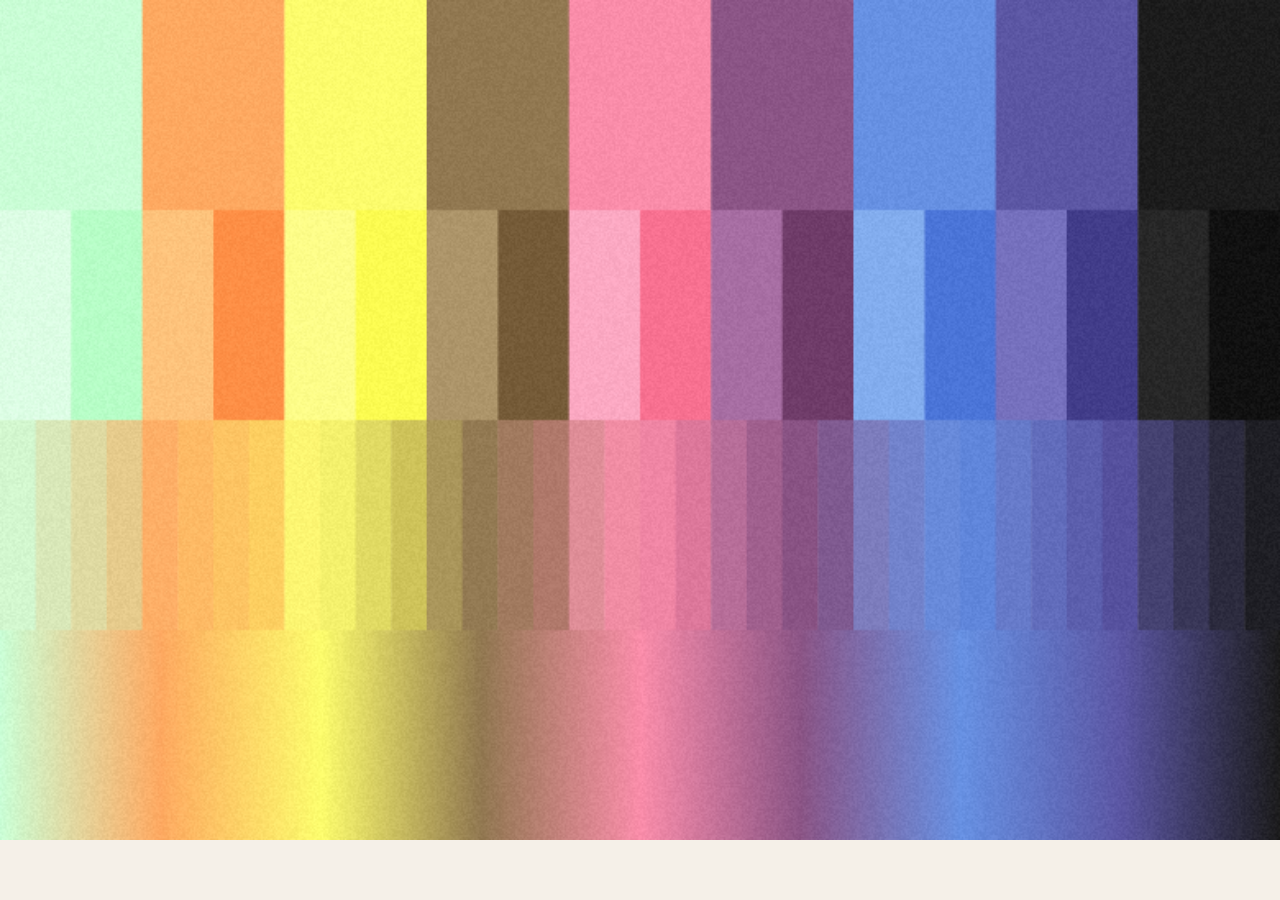
<file: halving_new_palette.html>
<!DOCTYPE html>
<html>
<body style="margin:0;padding:0;background:#f5f0e8;">
<canvas id="c" style="display:block;width:100%;"></canvas>
<script>
const canvas = document.getElementById('c');
const ctx = canvas.getContext('2d');
const W = 780, H = 512;
canvas.width = W;
canvas.height = H;

const baseColors = [
  '#CAFFD6',
  '#FFA961',
  '#FDFD6D',
  '#917851',
  '#FA8DAA',
  '#8B5586',
  '#6791E3',
  '#5C57A4',
  '#1C1C1C',
];

const totalCols = baseColors.length;
const rows = [1, 2, 4];
const rowH = 128;
const gradY = rowH * rows.length;
const gradH = rowH;

function hexToRgb(h) {
  return [parseInt(h.slice(1,3),16), parseInt(h.slice(3,5),16), parseInt(h.slice(5,7),16)];
}
function lerpRgb(a, b, t) {
  return a.map((v,i) => Math.round(v+(b[i]-v)*t));
}
function screenBlend(base, op) {
  return base.map(b => { const bb=b/255, s=1-(1-bb)*(1-bb); return Math.round((bb+(s-bb)*op)*255); });
}
function multiplyBlend(base, op) {
  return base.map(b => { const bb=b/255, m=bb*bb; return Math.round((bb+(m-bb)*op)*255); });
}
function gradientColorAt(x) {
  const t = x/W*(totalCols-1);
  const c1=Math.floor(t), c2=Math.min(c1+1,totalCols-1);
  return lerpRgb(hexToRgb(baseColors[c1]), hexToRgb(baseColors[c2]), t-c1);
}

const screenOp = 0.45, multOp = 0.45;

ctx.fillStyle = '#f5f0e8';
ctx.fillRect(0, 0, W, H);

rows.forEach((mult, ri) => {
  const numRects = totalCols * mult;
  const rectW = W / numRects;
  const y = ri * rowH;

  for (let i = 0; i < numRects; i++) {
    const colorIdx = Math.min(Math.floor(i / mult), totalCols - 1);
    const bc = hexToRgb(baseColors[colorIdx]);
    const posInColor = i % mult;
    const t = mult === 1 ? 0.5 : posInColor / (mult - 1);
    const light = screenBlend(bc, screenOp);
    const dark  = multiplyBlend(bc, multOp);

    let rgb;
    if (ri === 0) {
      rgb = bc;
    } else if (ri === 1) {
      rgb = lerpRgb(light, dark, t);
    } else {
      const rectCenterX = (i + 0.5) * rectW;
      const gradRgb = gradientColorAt(rectCenterX);
      const sweepRgb = lerpRgb(light, dark, t);
      rgb = lerpRgb(sweepRgb, gradRgb, 0.78);
    }

    ctx.fillStyle = `rgb(${rgb[0]},${rgb[1]},${rgb[2]})`;
    ctx.fillRect(i * rectW, y, rectW + 0.5, rowH);
  }
});

for (let x = 0; x < W; x++) {
  const rgb = gradientColorAt(x);
  ctx.fillStyle = `rgb(${rgb[0]},${rgb[1]},${rgb[2]})`;
  ctx.fillRect(x, gradY, 1, gradH);
}

const imageData = ctx.getImageData(0, 0, W, H);
const data = imageData.data;
for (let i = 0; i < data.length; i += 4) {
  const n = (Math.random() - 0.5) * 14;
  data[i]   = Math.max(0, Math.min(255, data[i]   + n));
  data[i+1] = Math.max(0, Math.min(255, data[i+1] + n));
  data[i+2] = Math.max(0, Math.min(255, data[i+2] + n));
}
ctx.putImageData(imageData, 0, 0);
</script>
</body>
</html>
</file>
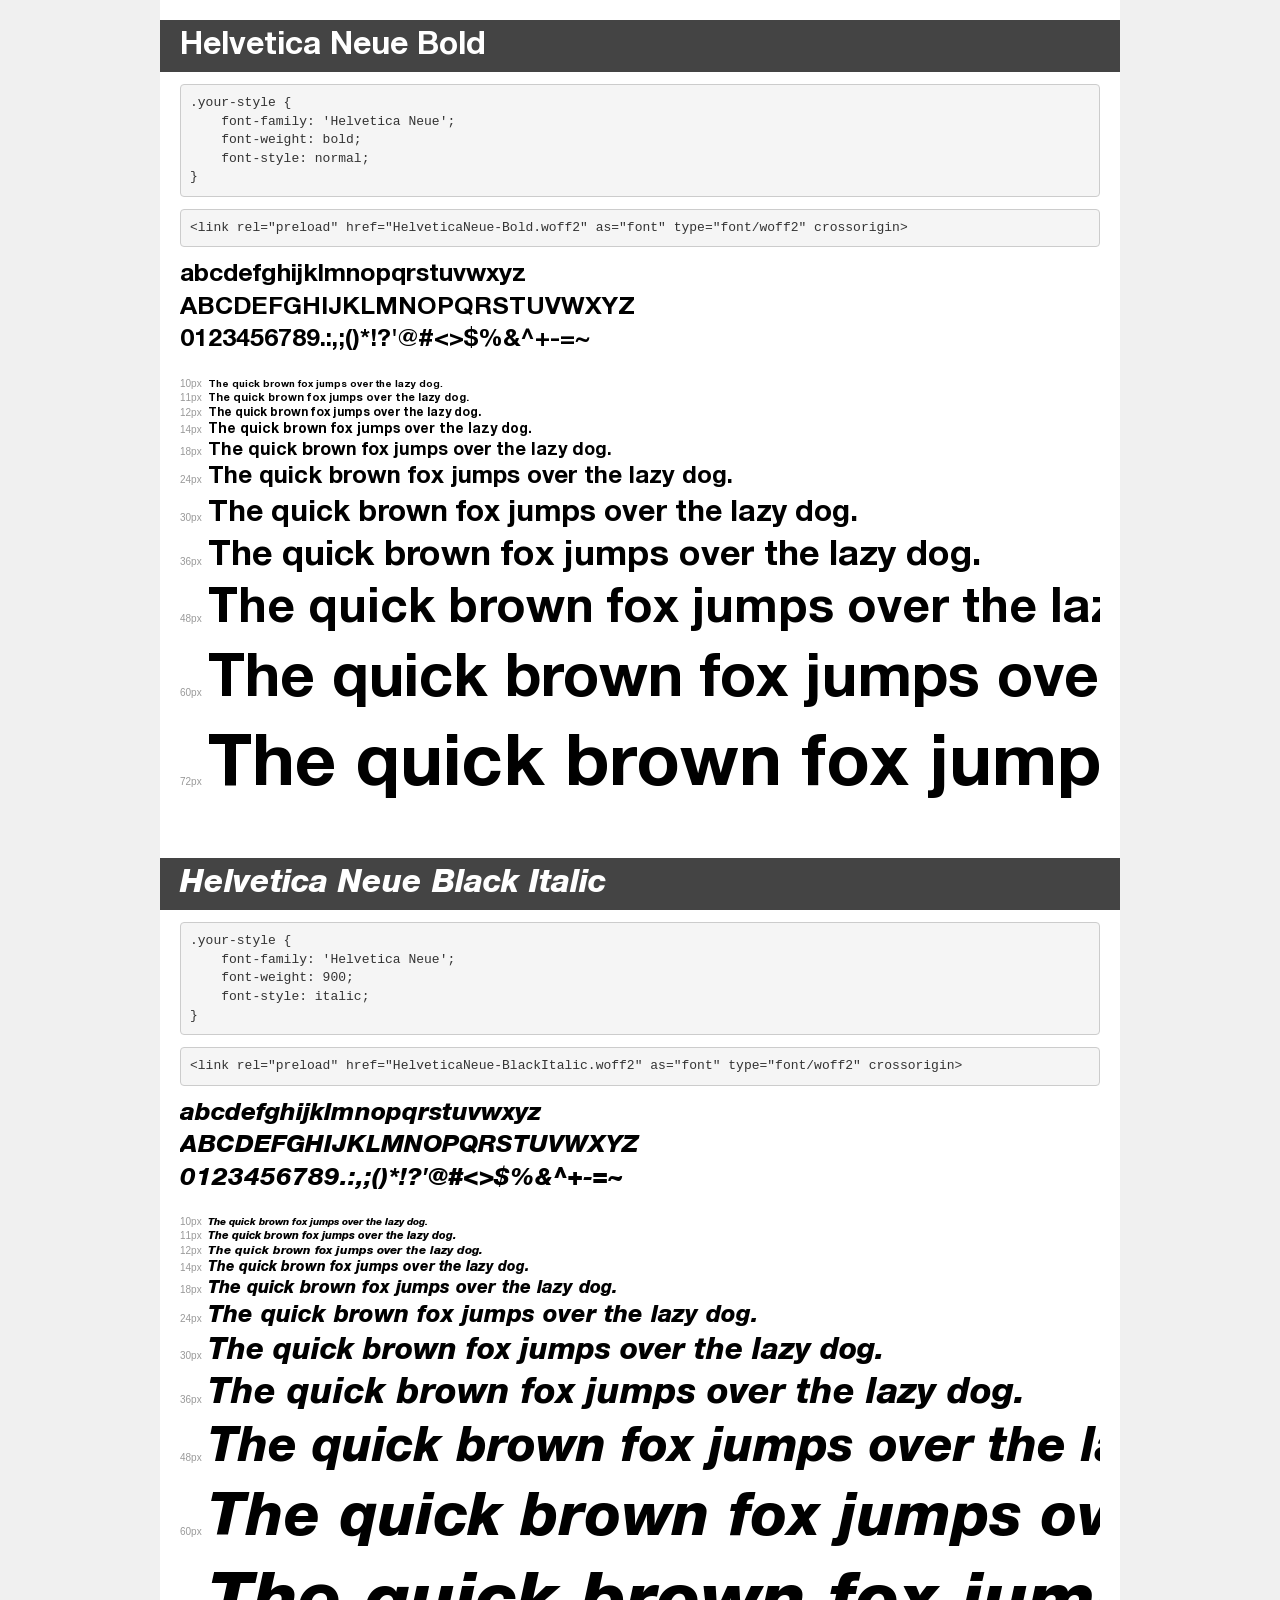
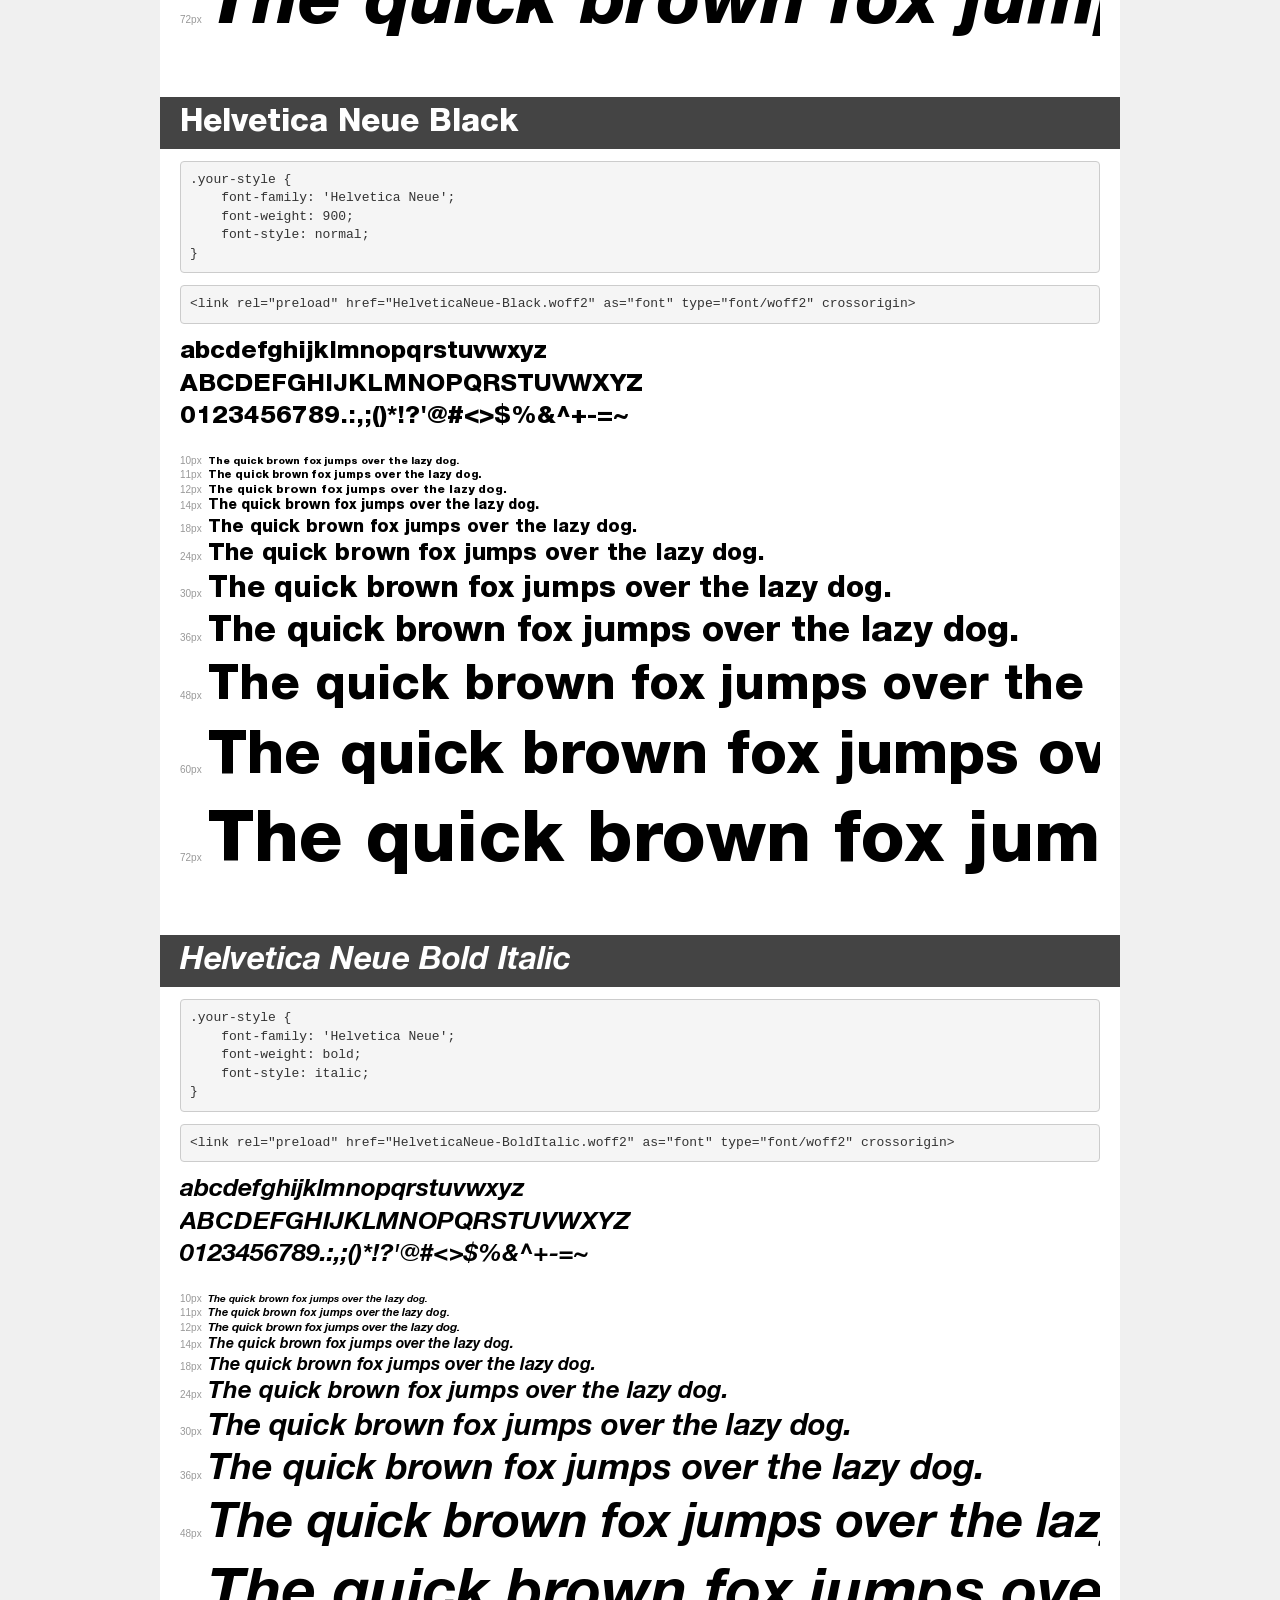
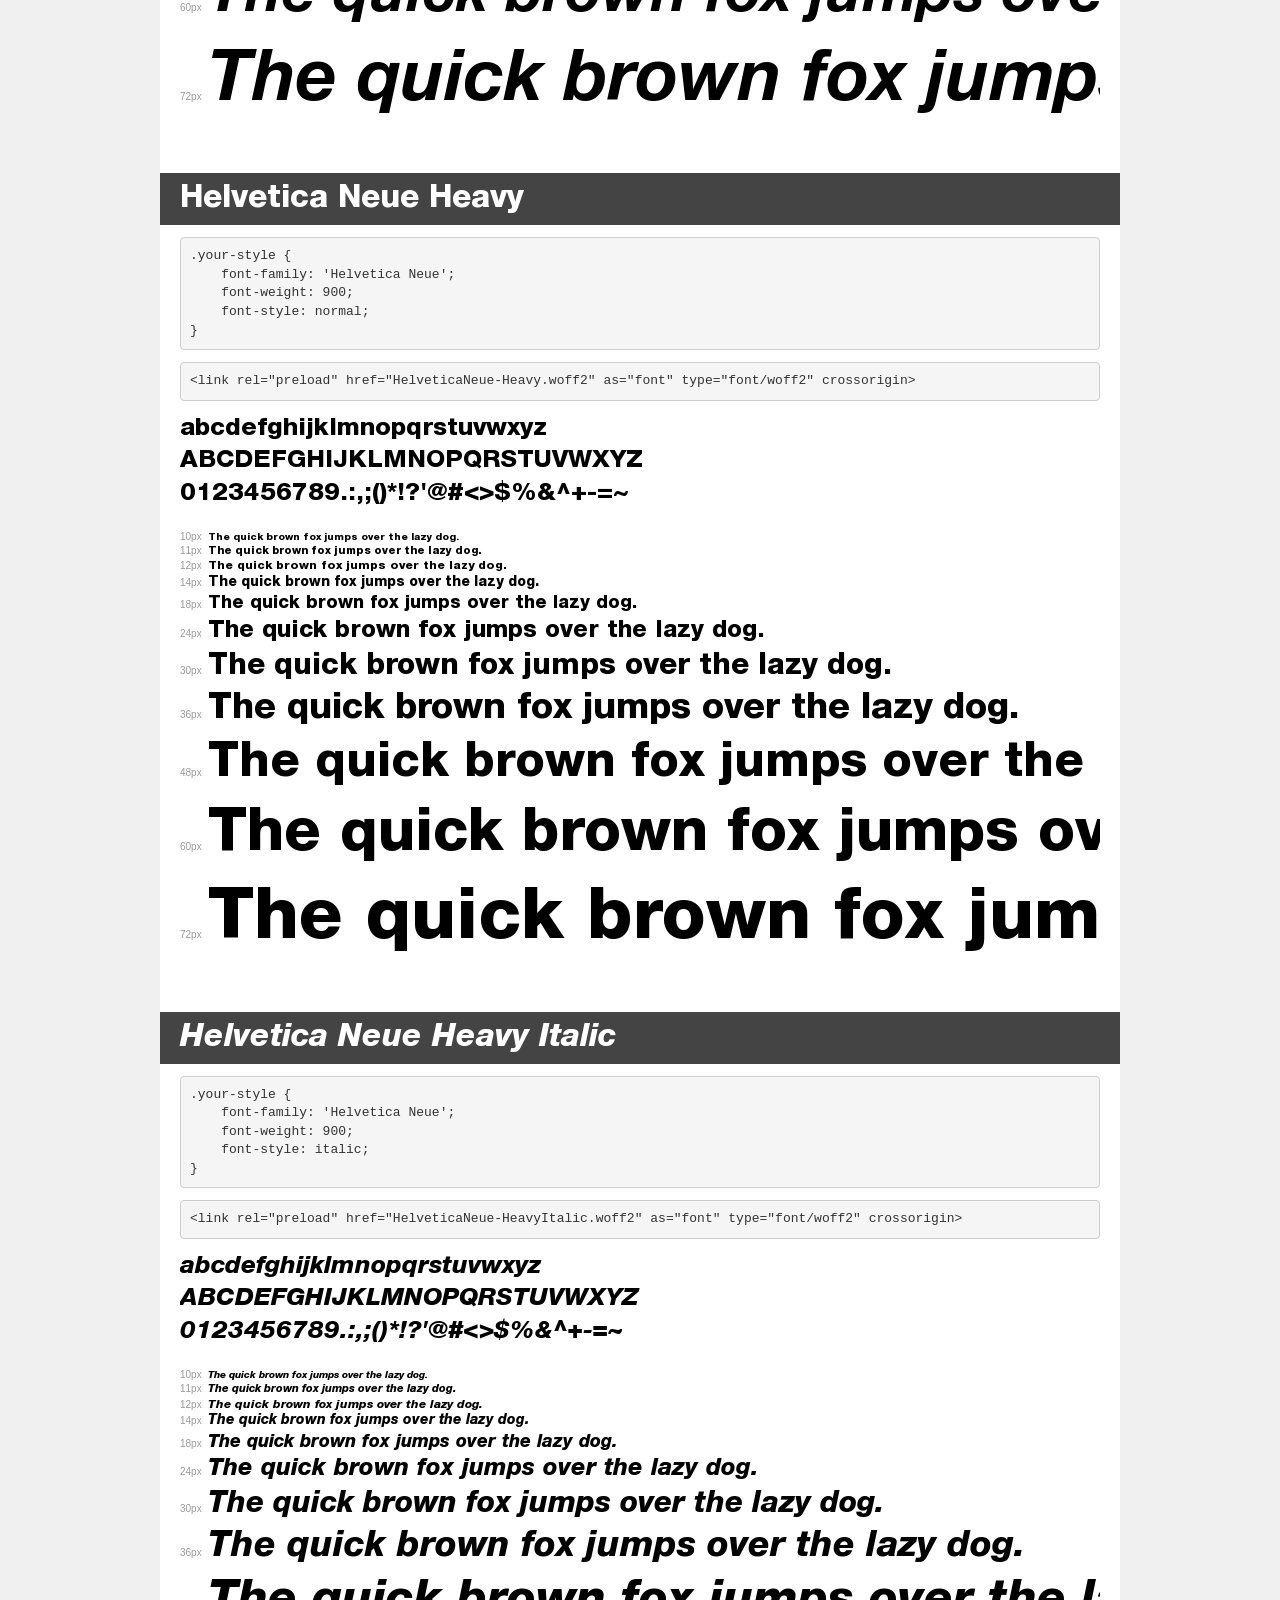
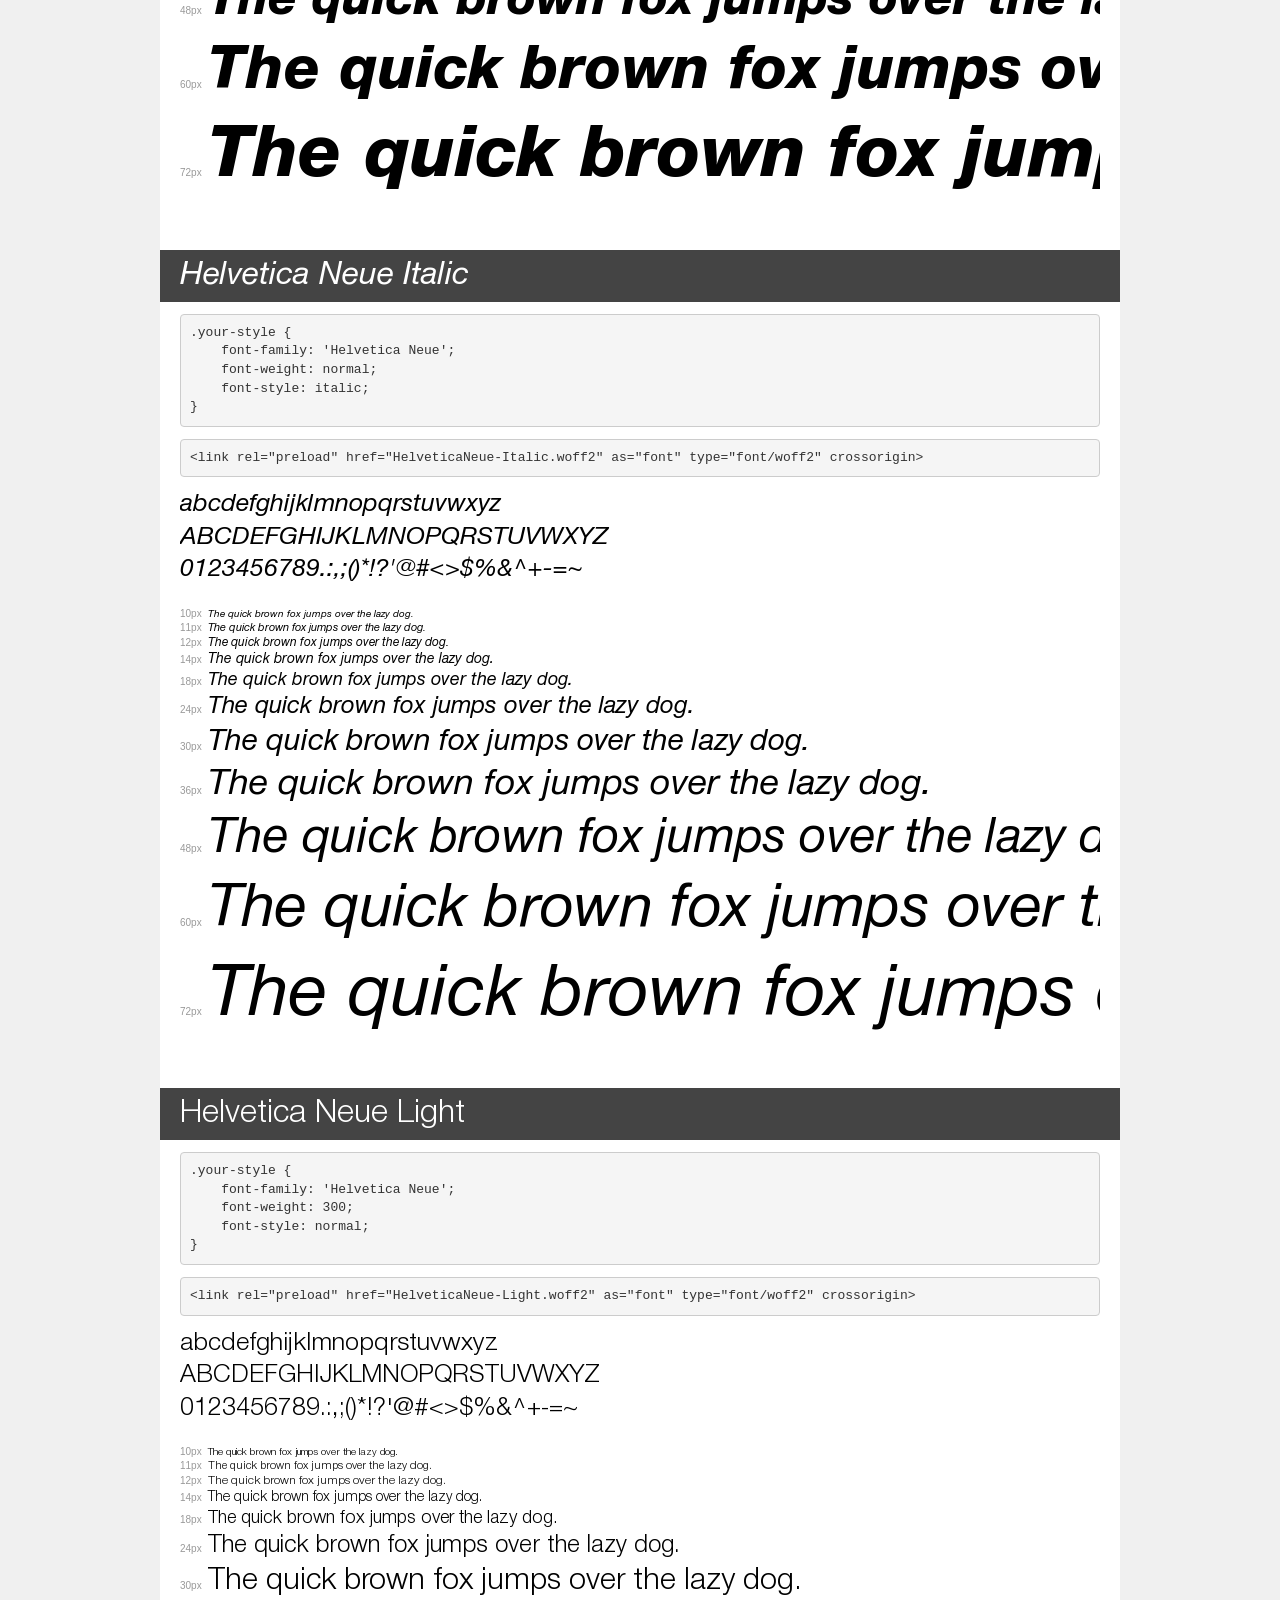
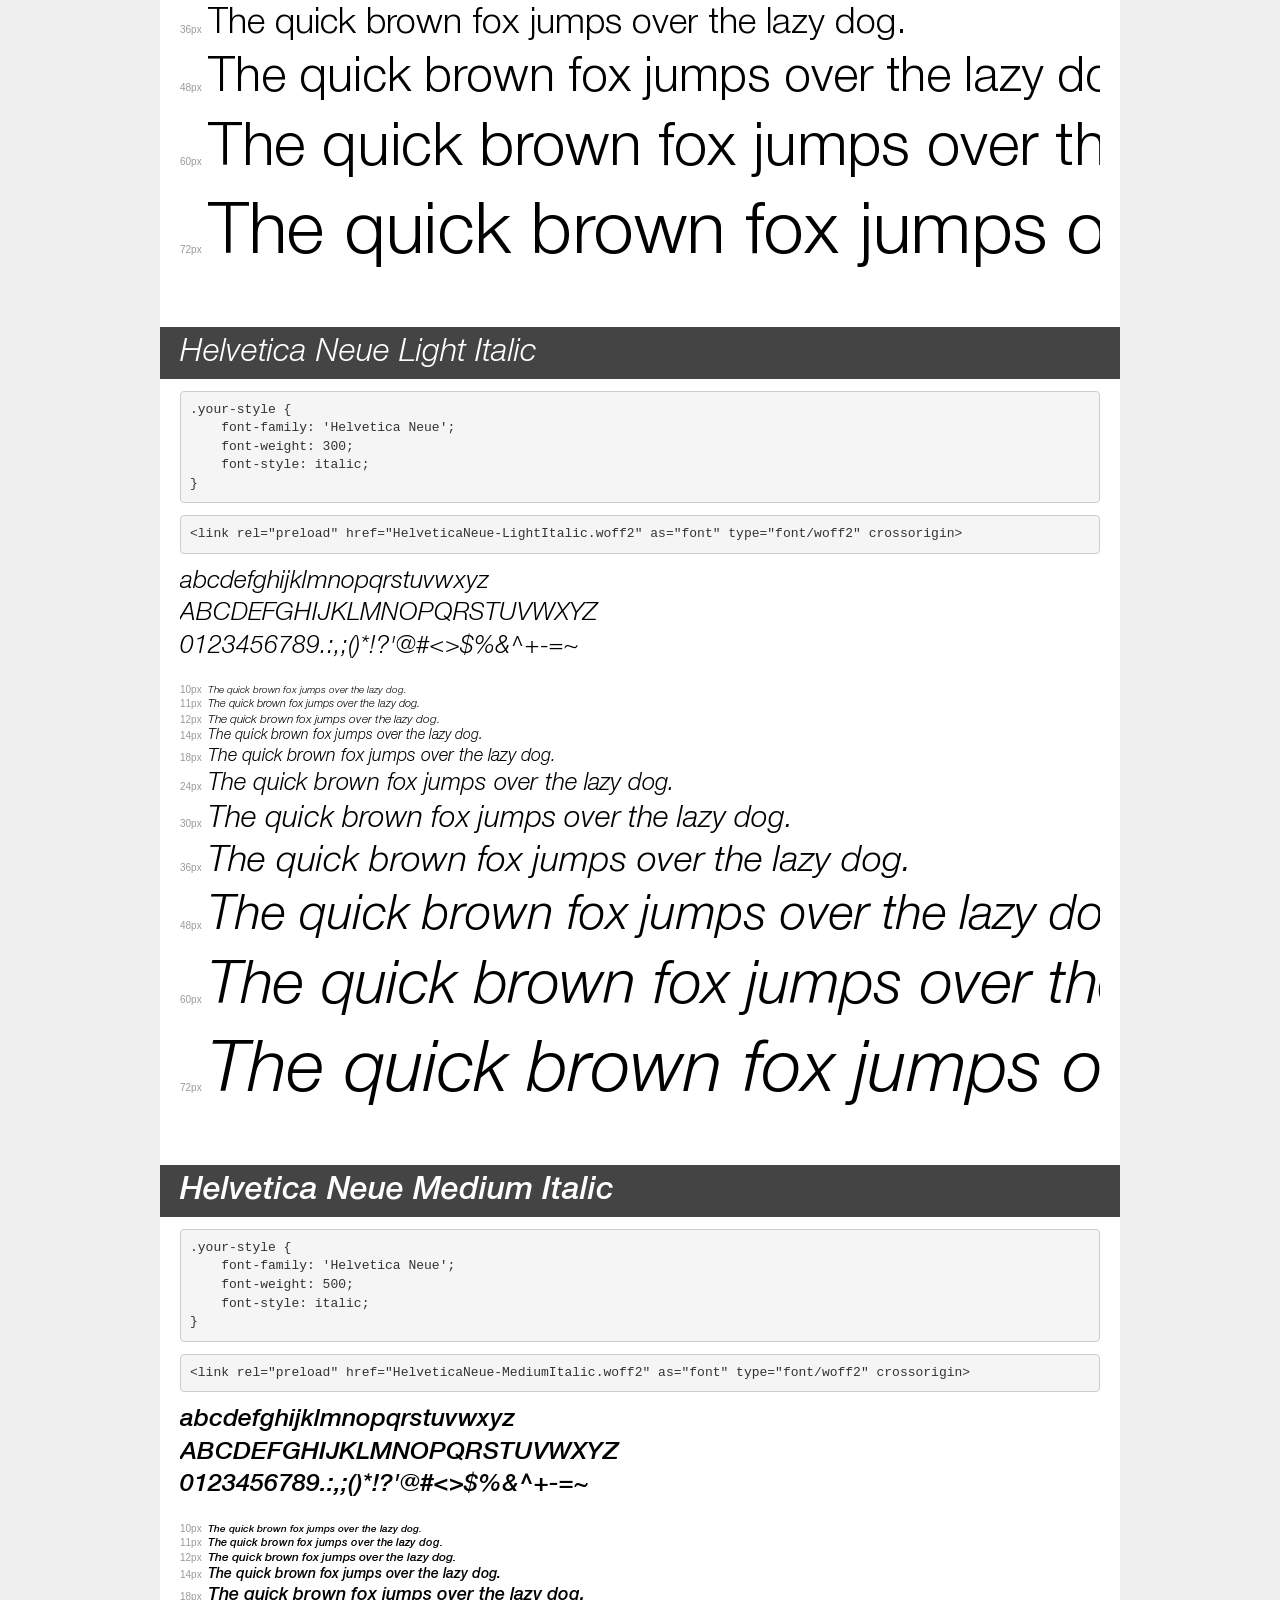
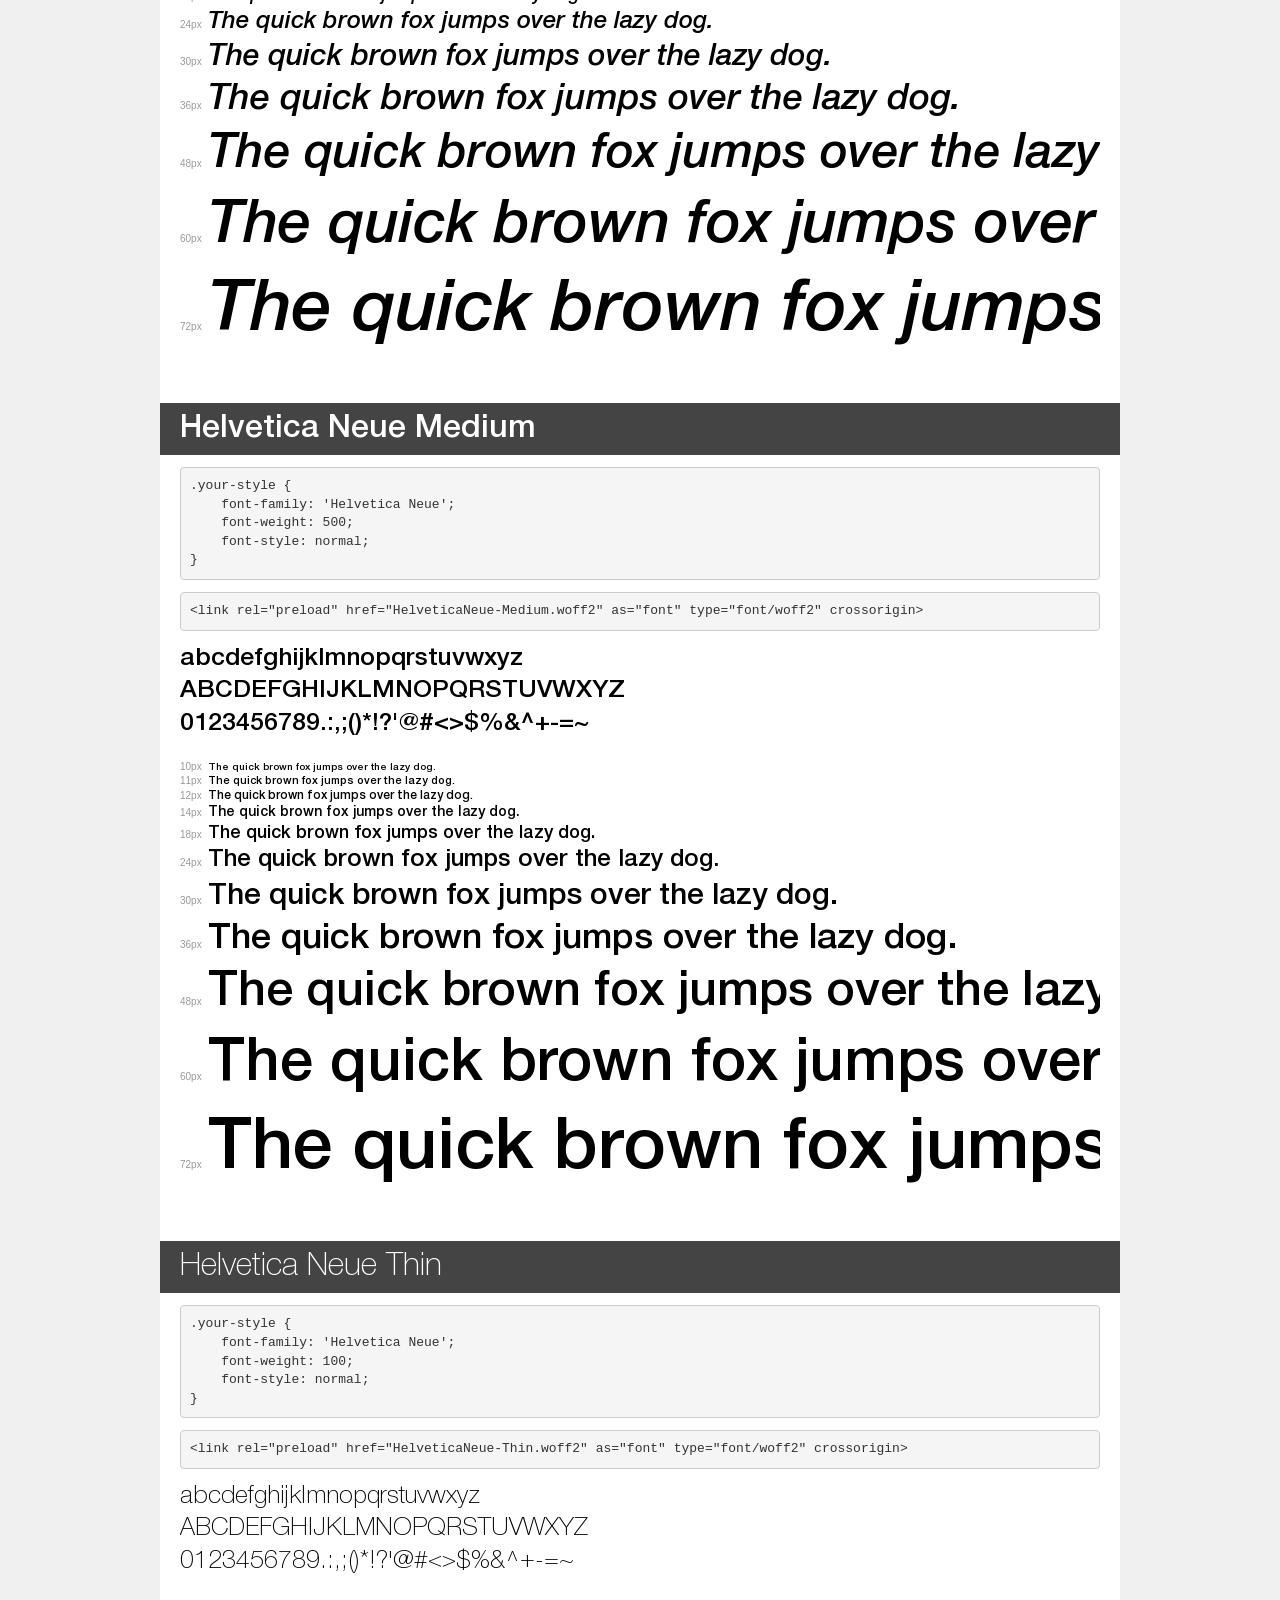
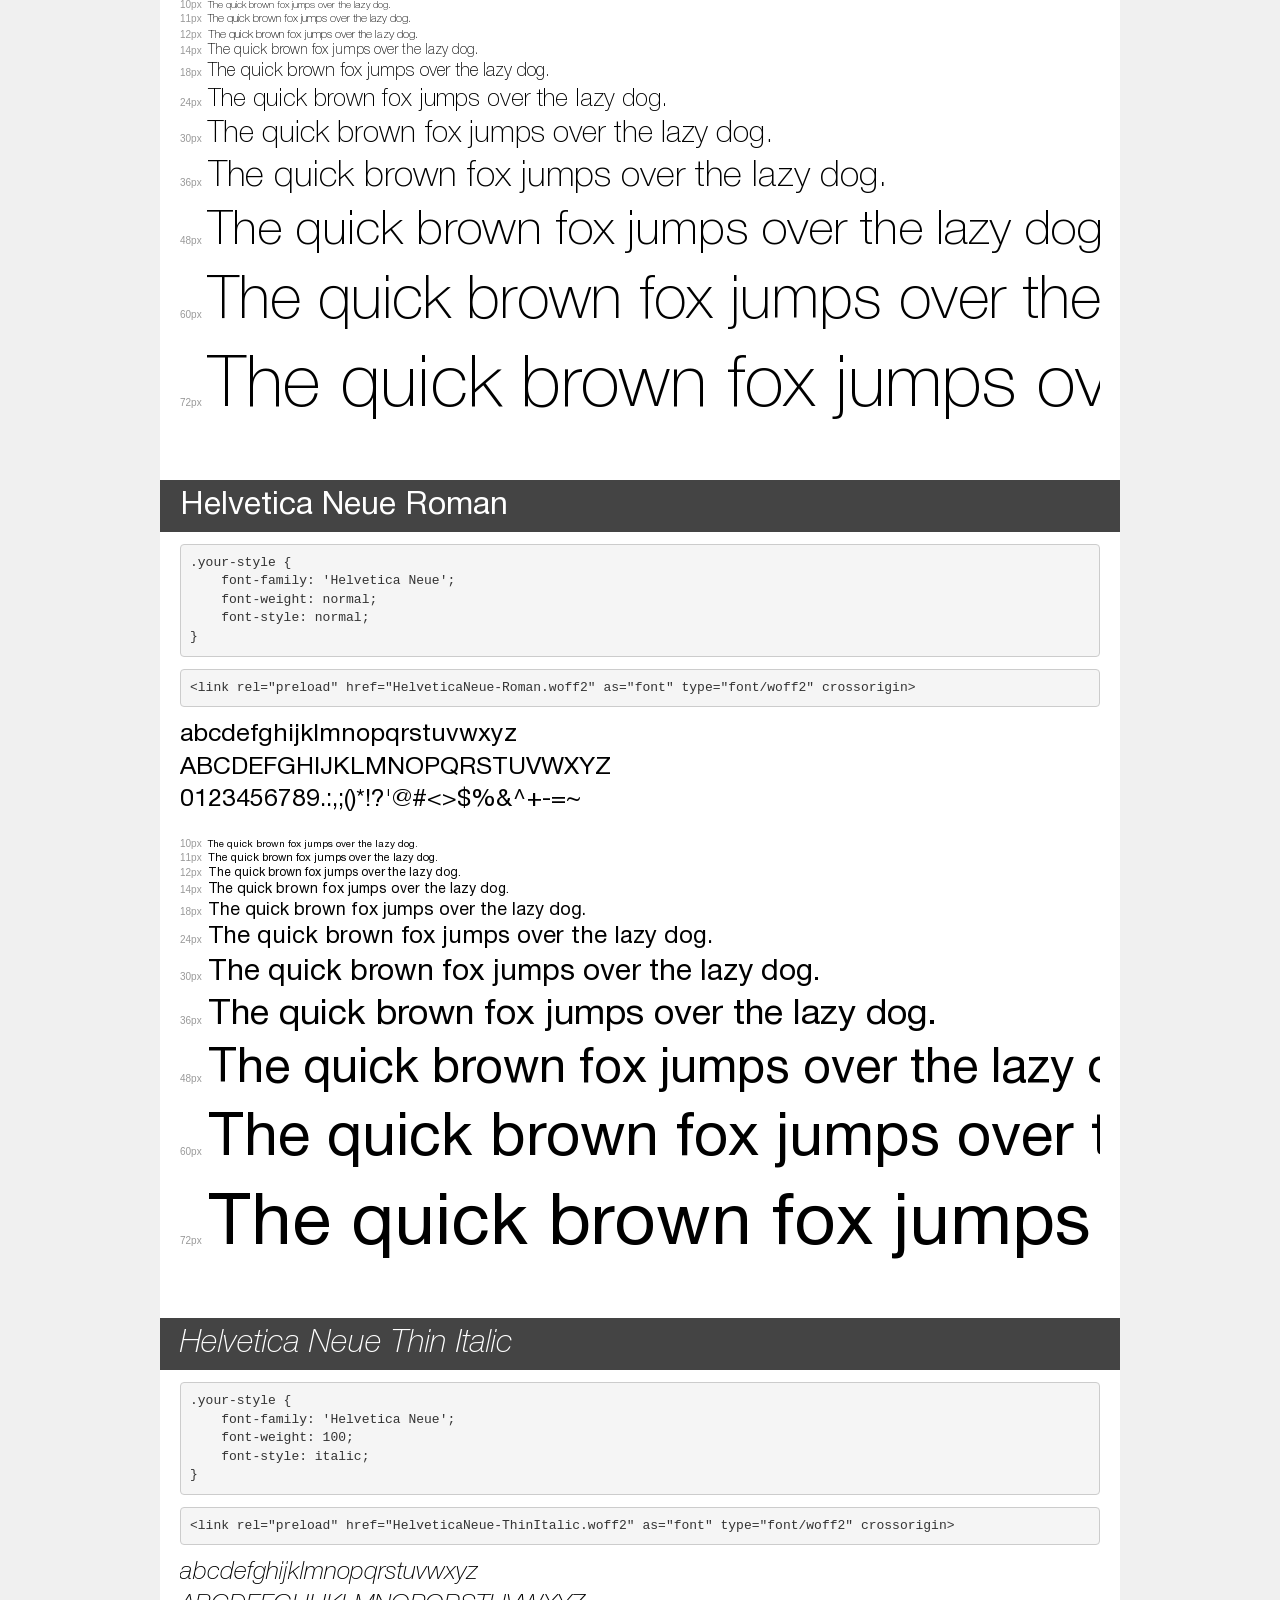
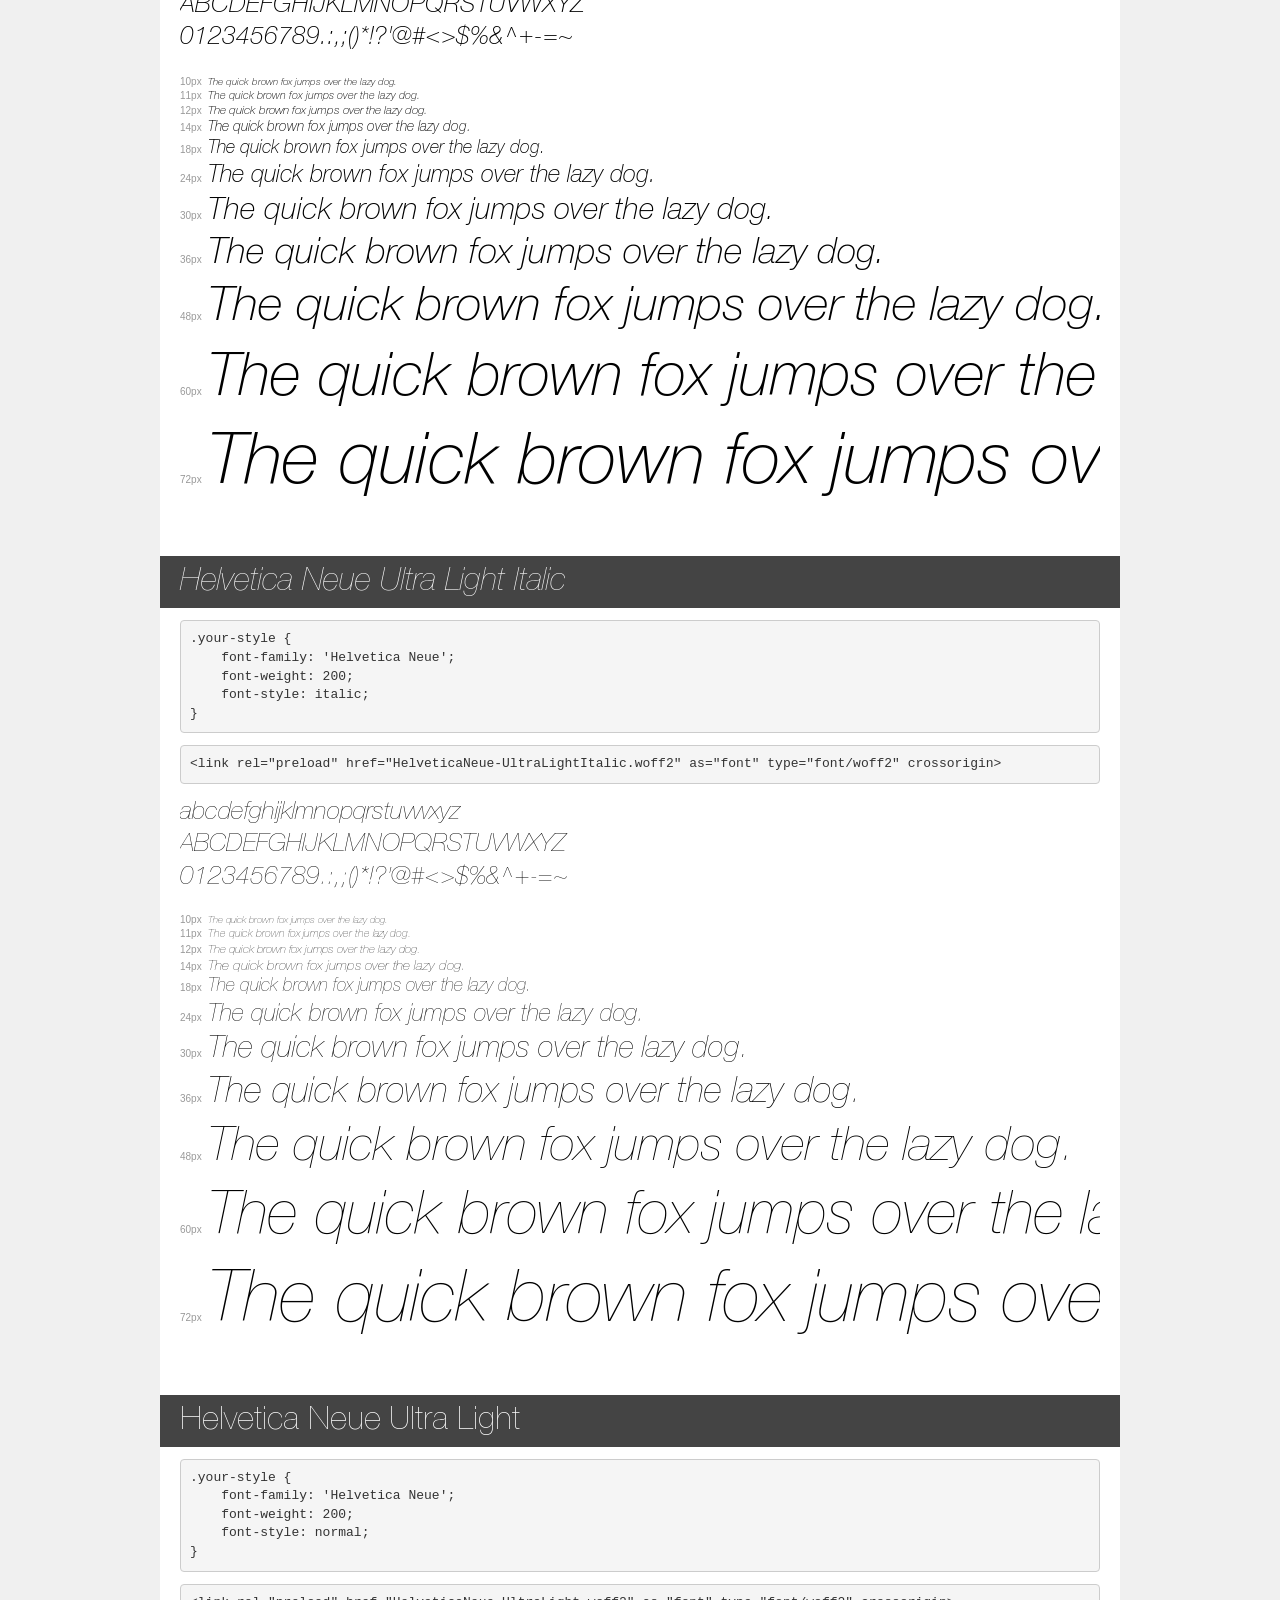
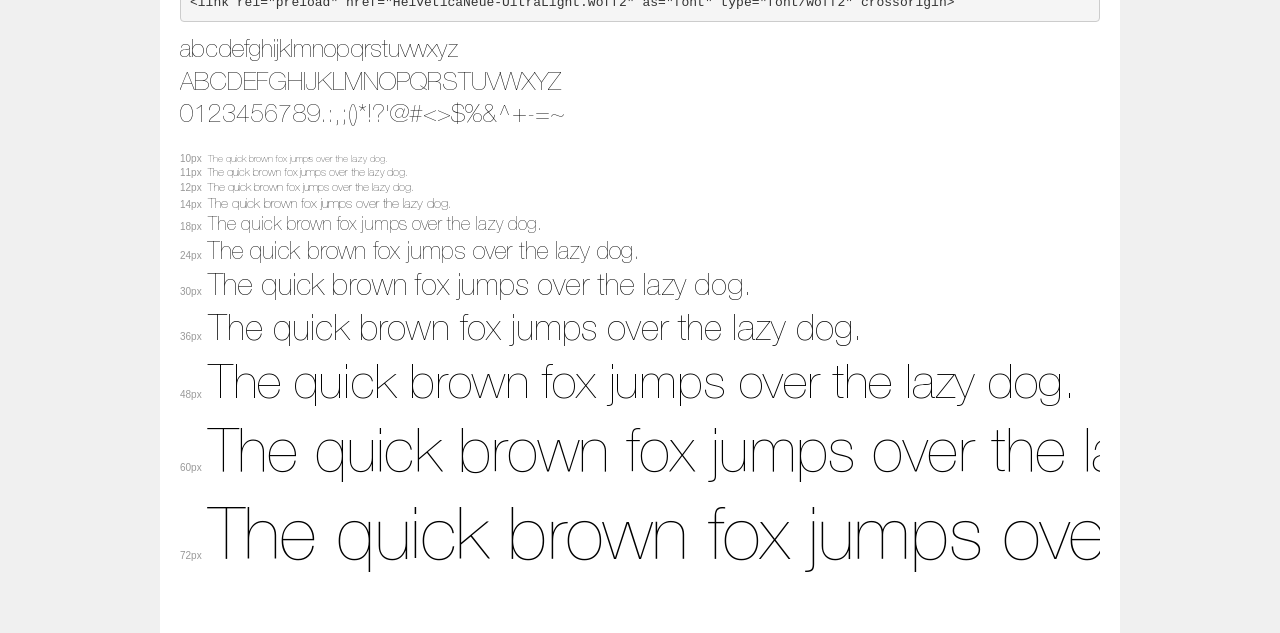
<file: fonts/Helvetica Neue/demo.html>
<!DOCTYPE html>
<html lang="en">
<head>
    <meta charset="utf-8">
    <meta http-equiv="X-UA-Compatible" content="IE=edge">
    <meta name="viewport" content="width=device-width, initial-scale=1">
    <meta name="robots" content="noindex, noarchive">
    <meta name="format-detection" content="telephone=no">
    <title>Transfonter demo</title>
    <link href="stylesheet.css" rel="stylesheet">
    <style>
        /*
        http://meyerweb.com/eric/tools/css/reset/
        v2.0 | 20110126
        License: none (public domain)
        */
        html, body, div, span, applet, object, iframe,
        h1, h2, h3, h4, h5, h6, p, blockquote, pre,
        a, abbr, acronym, address, big, cite, code,
        del, dfn, em, img, ins, kbd, q, s, samp,
        small, strike, strong, sub, sup, tt, var,
        b, u, i, center,
        dl, dt, dd, ol, ul, li,
        fieldset, form, label, legend,
        table, caption, tbody, tfoot, thead, tr, th, td,
        article, aside, canvas, details, embed,
        figure, figcaption, footer, header, hgroup,
        menu, nav, output, ruby, section, summary,
        time, mark, audio, video {
            margin: 0;
            padding: 0;
            border: 0;
            font-size: 100%;
            font: inherit;
            vertical-align: baseline;
        }
        /* HTML5 display-role reset for older browsers */
        article, aside, details, figcaption, figure,
        footer, header, hgroup, menu, nav, section {
            display: block;
        }
        body {
            line-height: 1;
        }
        ol, ul {
            list-style: none;
        }
        blockquote, q {
            quotes: none;
        }
        blockquote:before, blockquote:after,
        q:before, q:after {
            content: '';
            content: none;
        }
        table {
            border-collapse: collapse;
            border-spacing: 0;
        }
        /* demo styles */
        body {
            background: #f0f0f0;
            color: #000;
        }
        .page {
            background: #fff;
            width: 920px;
            margin: 0 auto;
            padding: 20px 20px 0 20px;
            overflow: hidden;
        }
        .font-container {
            overflow-x: auto;
            overflow-y: hidden;
            margin-bottom: 40px;
            line-height: 1.3;
            white-space: nowrap;
            padding-bottom: 5px;
        }
        h1 {
            position: relative;
            background: #444;
            font-size: 32px;
            color: #fff;
            padding: 10px 20px;
            margin: 0 -20px 12px -20px;
        }
        .letters {
            font-size: 25px;
            margin-bottom: 20px;
        }
        .s10:before {
            content: '10px';
        }
        .s11:before {
            content: '11px';
        }
        .s12:before {
            content: '12px';
        }
        .s14:before {
            content: '14px';
        }
        .s18:before {
            content: '18px';
        }
        .s24:before {
            content: '24px';
        }
        .s30:before {
            content: '30px';
        }
        .s36:before {
            content: '36px';
        }
        .s48:before {
            content: '48px';
        }
        .s60:before {
            content: '60px';
        }
        .s72:before {
            content: '72px';
        }
        .s10:before, .s11:before, .s12:before, .s14:before,
        .s18:before, .s24:before, .s30:before, .s36:before,
        .s48:before, .s60:before, .s72:before {
            font-family: Arial, sans-serif;
            font-size: 10px;
            font-weight: normal;
            font-style: normal;
            color: #999;
            padding-right: 6px;
        }
        pre {
            display: block;
            padding: 9px;
            margin: 0 0 12px;
            font-family: Monaco, Menlo, Consolas, "Courier New", monospace;
            font-size: 13px;
            line-height: 1.428571429;
            color: #333;
            font-weight: normal;
            font-style: normal;
            background-color: #f5f5f5;
            border: 1px solid #ccc;
            overflow-x: auto;
            border-radius: 4px;
        }
        /* responsive */
        @media (max-width: 959px) {
            .page {
                width: auto;
                margin: 0;
            }
        }
    </style>
</head>
<body>
<div class="page">
    <div class="demo">
        <h1 style="font-family: 'Helvetica Neue'; font-weight: bold; font-style: normal;">Helvetica Neue Bold</h1>
        <pre title="Usage">.your-style {
    font-family: 'Helvetica Neue';
    font-weight: bold;
    font-style: normal;
}</pre>
        <pre title="Preload (optional)">
&lt;link rel=&quot;preload&quot; href=&quot;HelveticaNeue-Bold.woff2&quot; as=&quot;font&quot; type=&quot;font/woff2&quot; crossorigin&gt;</pre>
        <div class="font-container" style="font-family: 'Helvetica Neue'; font-weight: bold; font-style: normal;">
            <p class="letters">
                abcdefghijklmnopqrstuvwxyz<br>
ABCDEFGHIJKLMNOPQRSTUVWXYZ<br>
                0123456789.:,;()*!?'@#&lt;&gt;$%&^+-=~
            </p>
            <p class="s10" style="font-size: 10px;">The quick brown fox jumps over the lazy dog.</p>
            <p class="s11" style="font-size: 11px;">The quick brown fox jumps over the lazy dog.</p>
            <p class="s12" style="font-size: 12px;">The quick brown fox jumps over the lazy dog.</p>
            <p class="s14" style="font-size: 14px;">The quick brown fox jumps over the lazy dog.</p>
            <p class="s18" style="font-size: 18px;">The quick brown fox jumps over the lazy dog.</p>
            <p class="s24" style="font-size: 24px;">The quick brown fox jumps over the lazy dog.</p>
            <p class="s30" style="font-size: 30px;">The quick brown fox jumps over the lazy dog.</p>
            <p class="s36" style="font-size: 36px;">The quick brown fox jumps over the lazy dog.</p>
            <p class="s48" style="font-size: 48px;">The quick brown fox jumps over the lazy dog.</p>
            <p class="s60" style="font-size: 60px;">The quick brown fox jumps over the lazy dog.</p>
            <p class="s72" style="font-size: 72px;">The quick brown fox jumps over the lazy dog.</p>
        </div>
    </div>

    <div class="demo">
        <h1 style="font-family: 'Helvetica Neue'; font-weight: 900; font-style: italic;">Helvetica Neue Black Italic</h1>
        <pre title="Usage">.your-style {
    font-family: 'Helvetica Neue';
    font-weight: 900;
    font-style: italic;
}</pre>
        <pre title="Preload (optional)">
&lt;link rel=&quot;preload&quot; href=&quot;HelveticaNeue-BlackItalic.woff2&quot; as=&quot;font&quot; type=&quot;font/woff2&quot; crossorigin&gt;</pre>
        <div class="font-container" style="font-family: 'Helvetica Neue'; font-weight: 900; font-style: italic;">
            <p class="letters">
                abcdefghijklmnopqrstuvwxyz<br>
ABCDEFGHIJKLMNOPQRSTUVWXYZ<br>
                0123456789.:,;()*!?'@#&lt;&gt;$%&^+-=~
            </p>
            <p class="s10" style="font-size: 10px;">The quick brown fox jumps over the lazy dog.</p>
            <p class="s11" style="font-size: 11px;">The quick brown fox jumps over the lazy dog.</p>
            <p class="s12" style="font-size: 12px;">The quick brown fox jumps over the lazy dog.</p>
            <p class="s14" style="font-size: 14px;">The quick brown fox jumps over the lazy dog.</p>
            <p class="s18" style="font-size: 18px;">The quick brown fox jumps over the lazy dog.</p>
            <p class="s24" style="font-size: 24px;">The quick brown fox jumps over the lazy dog.</p>
            <p class="s30" style="font-size: 30px;">The quick brown fox jumps over the lazy dog.</p>
            <p class="s36" style="font-size: 36px;">The quick brown fox jumps over the lazy dog.</p>
            <p class="s48" style="font-size: 48px;">The quick brown fox jumps over the lazy dog.</p>
            <p class="s60" style="font-size: 60px;">The quick brown fox jumps over the lazy dog.</p>
            <p class="s72" style="font-size: 72px;">The quick brown fox jumps over the lazy dog.</p>
        </div>
    </div>

    <div class="demo">
        <h1 style="font-family: 'Helvetica Neue'; font-weight: 900; font-style: normal;">Helvetica Neue Black</h1>
        <pre title="Usage">.your-style {
    font-family: 'Helvetica Neue';
    font-weight: 900;
    font-style: normal;
}</pre>
        <pre title="Preload (optional)">
&lt;link rel=&quot;preload&quot; href=&quot;HelveticaNeue-Black.woff2&quot; as=&quot;font&quot; type=&quot;font/woff2&quot; crossorigin&gt;</pre>
        <div class="font-container" style="font-family: 'Helvetica Neue'; font-weight: 900; font-style: normal;">
            <p class="letters">
                abcdefghijklmnopqrstuvwxyz<br>
ABCDEFGHIJKLMNOPQRSTUVWXYZ<br>
                0123456789.:,;()*!?'@#&lt;&gt;$%&^+-=~
            </p>
            <p class="s10" style="font-size: 10px;">The quick brown fox jumps over the lazy dog.</p>
            <p class="s11" style="font-size: 11px;">The quick brown fox jumps over the lazy dog.</p>
            <p class="s12" style="font-size: 12px;">The quick brown fox jumps over the lazy dog.</p>
            <p class="s14" style="font-size: 14px;">The quick brown fox jumps over the lazy dog.</p>
            <p class="s18" style="font-size: 18px;">The quick brown fox jumps over the lazy dog.</p>
            <p class="s24" style="font-size: 24px;">The quick brown fox jumps over the lazy dog.</p>
            <p class="s30" style="font-size: 30px;">The quick brown fox jumps over the lazy dog.</p>
            <p class="s36" style="font-size: 36px;">The quick brown fox jumps over the lazy dog.</p>
            <p class="s48" style="font-size: 48px;">The quick brown fox jumps over the lazy dog.</p>
            <p class="s60" style="font-size: 60px;">The quick brown fox jumps over the lazy dog.</p>
            <p class="s72" style="font-size: 72px;">The quick brown fox jumps over the lazy dog.</p>
        </div>
    </div>

    <div class="demo">
        <h1 style="font-family: 'Helvetica Neue'; font-weight: bold; font-style: italic;">Helvetica Neue Bold Italic</h1>
        <pre title="Usage">.your-style {
    font-family: 'Helvetica Neue';
    font-weight: bold;
    font-style: italic;
}</pre>
        <pre title="Preload (optional)">
&lt;link rel=&quot;preload&quot; href=&quot;HelveticaNeue-BoldItalic.woff2&quot; as=&quot;font&quot; type=&quot;font/woff2&quot; crossorigin&gt;</pre>
        <div class="font-container" style="font-family: 'Helvetica Neue'; font-weight: bold; font-style: italic;">
            <p class="letters">
                abcdefghijklmnopqrstuvwxyz<br>
ABCDEFGHIJKLMNOPQRSTUVWXYZ<br>
                0123456789.:,;()*!?'@#&lt;&gt;$%&^+-=~
            </p>
            <p class="s10" style="font-size: 10px;">The quick brown fox jumps over the lazy dog.</p>
            <p class="s11" style="font-size: 11px;">The quick brown fox jumps over the lazy dog.</p>
            <p class="s12" style="font-size: 12px;">The quick brown fox jumps over the lazy dog.</p>
            <p class="s14" style="font-size: 14px;">The quick brown fox jumps over the lazy dog.</p>
            <p class="s18" style="font-size: 18px;">The quick brown fox jumps over the lazy dog.</p>
            <p class="s24" style="font-size: 24px;">The quick brown fox jumps over the lazy dog.</p>
            <p class="s30" style="font-size: 30px;">The quick brown fox jumps over the lazy dog.</p>
            <p class="s36" style="font-size: 36px;">The quick brown fox jumps over the lazy dog.</p>
            <p class="s48" style="font-size: 48px;">The quick brown fox jumps over the lazy dog.</p>
            <p class="s60" style="font-size: 60px;">The quick brown fox jumps over the lazy dog.</p>
            <p class="s72" style="font-size: 72px;">The quick brown fox jumps over the lazy dog.</p>
        </div>
    </div>

    <div class="demo">
        <h1 style="font-family: 'Helvetica Neue'; font-weight: 900; font-style: normal;">Helvetica Neue Heavy</h1>
        <pre title="Usage">.your-style {
    font-family: 'Helvetica Neue';
    font-weight: 900;
    font-style: normal;
}</pre>
        <pre title="Preload (optional)">
&lt;link rel=&quot;preload&quot; href=&quot;HelveticaNeue-Heavy.woff2&quot; as=&quot;font&quot; type=&quot;font/woff2&quot; crossorigin&gt;</pre>
        <div class="font-container" style="font-family: 'Helvetica Neue'; font-weight: 900; font-style: normal;">
            <p class="letters">
                abcdefghijklmnopqrstuvwxyz<br>
ABCDEFGHIJKLMNOPQRSTUVWXYZ<br>
                0123456789.:,;()*!?'@#&lt;&gt;$%&^+-=~
            </p>
            <p class="s10" style="font-size: 10px;">The quick brown fox jumps over the lazy dog.</p>
            <p class="s11" style="font-size: 11px;">The quick brown fox jumps over the lazy dog.</p>
            <p class="s12" style="font-size: 12px;">The quick brown fox jumps over the lazy dog.</p>
            <p class="s14" style="font-size: 14px;">The quick brown fox jumps over the lazy dog.</p>
            <p class="s18" style="font-size: 18px;">The quick brown fox jumps over the lazy dog.</p>
            <p class="s24" style="font-size: 24px;">The quick brown fox jumps over the lazy dog.</p>
            <p class="s30" style="font-size: 30px;">The quick brown fox jumps over the lazy dog.</p>
            <p class="s36" style="font-size: 36px;">The quick brown fox jumps over the lazy dog.</p>
            <p class="s48" style="font-size: 48px;">The quick brown fox jumps over the lazy dog.</p>
            <p class="s60" style="font-size: 60px;">The quick brown fox jumps over the lazy dog.</p>
            <p class="s72" style="font-size: 72px;">The quick brown fox jumps over the lazy dog.</p>
        </div>
    </div>

    <div class="demo">
        <h1 style="font-family: 'Helvetica Neue'; font-weight: 900; font-style: italic;">Helvetica Neue Heavy Italic</h1>
        <pre title="Usage">.your-style {
    font-family: 'Helvetica Neue';
    font-weight: 900;
    font-style: italic;
}</pre>
        <pre title="Preload (optional)">
&lt;link rel=&quot;preload&quot; href=&quot;HelveticaNeue-HeavyItalic.woff2&quot; as=&quot;font&quot; type=&quot;font/woff2&quot; crossorigin&gt;</pre>
        <div class="font-container" style="font-family: 'Helvetica Neue'; font-weight: 900; font-style: italic;">
            <p class="letters">
                abcdefghijklmnopqrstuvwxyz<br>
ABCDEFGHIJKLMNOPQRSTUVWXYZ<br>
                0123456789.:,;()*!?'@#&lt;&gt;$%&^+-=~
            </p>
            <p class="s10" style="font-size: 10px;">The quick brown fox jumps over the lazy dog.</p>
            <p class="s11" style="font-size: 11px;">The quick brown fox jumps over the lazy dog.</p>
            <p class="s12" style="font-size: 12px;">The quick brown fox jumps over the lazy dog.</p>
            <p class="s14" style="font-size: 14px;">The quick brown fox jumps over the lazy dog.</p>
            <p class="s18" style="font-size: 18px;">The quick brown fox jumps over the lazy dog.</p>
            <p class="s24" style="font-size: 24px;">The quick brown fox jumps over the lazy dog.</p>
            <p class="s30" style="font-size: 30px;">The quick brown fox jumps over the lazy dog.</p>
            <p class="s36" style="font-size: 36px;">The quick brown fox jumps over the lazy dog.</p>
            <p class="s48" style="font-size: 48px;">The quick brown fox jumps over the lazy dog.</p>
            <p class="s60" style="font-size: 60px;">The quick brown fox jumps over the lazy dog.</p>
            <p class="s72" style="font-size: 72px;">The quick brown fox jumps over the lazy dog.</p>
        </div>
    </div>

    <div class="demo">
        <h1 style="font-family: 'Helvetica Neue'; font-weight: normal; font-style: italic;">Helvetica Neue Italic</h1>
        <pre title="Usage">.your-style {
    font-family: 'Helvetica Neue';
    font-weight: normal;
    font-style: italic;
}</pre>
        <pre title="Preload (optional)">
&lt;link rel=&quot;preload&quot; href=&quot;HelveticaNeue-Italic.woff2&quot; as=&quot;font&quot; type=&quot;font/woff2&quot; crossorigin&gt;</pre>
        <div class="font-container" style="font-family: 'Helvetica Neue'; font-weight: normal; font-style: italic;">
            <p class="letters">
                abcdefghijklmnopqrstuvwxyz<br>
ABCDEFGHIJKLMNOPQRSTUVWXYZ<br>
                0123456789.:,;()*!?'@#&lt;&gt;$%&^+-=~
            </p>
            <p class="s10" style="font-size: 10px;">The quick brown fox jumps over the lazy dog.</p>
            <p class="s11" style="font-size: 11px;">The quick brown fox jumps over the lazy dog.</p>
            <p class="s12" style="font-size: 12px;">The quick brown fox jumps over the lazy dog.</p>
            <p class="s14" style="font-size: 14px;">The quick brown fox jumps over the lazy dog.</p>
            <p class="s18" style="font-size: 18px;">The quick brown fox jumps over the lazy dog.</p>
            <p class="s24" style="font-size: 24px;">The quick brown fox jumps over the lazy dog.</p>
            <p class="s30" style="font-size: 30px;">The quick brown fox jumps over the lazy dog.</p>
            <p class="s36" style="font-size: 36px;">The quick brown fox jumps over the lazy dog.</p>
            <p class="s48" style="font-size: 48px;">The quick brown fox jumps over the lazy dog.</p>
            <p class="s60" style="font-size: 60px;">The quick brown fox jumps over the lazy dog.</p>
            <p class="s72" style="font-size: 72px;">The quick brown fox jumps over the lazy dog.</p>
        </div>
    </div>

    <div class="demo">
        <h1 style="font-family: 'Helvetica Neue'; font-weight: 300; font-style: normal;">Helvetica Neue Light</h1>
        <pre title="Usage">.your-style {
    font-family: 'Helvetica Neue';
    font-weight: 300;
    font-style: normal;
}</pre>
        <pre title="Preload (optional)">
&lt;link rel=&quot;preload&quot; href=&quot;HelveticaNeue-Light.woff2&quot; as=&quot;font&quot; type=&quot;font/woff2&quot; crossorigin&gt;</pre>
        <div class="font-container" style="font-family: 'Helvetica Neue'; font-weight: 300; font-style: normal;">
            <p class="letters">
                abcdefghijklmnopqrstuvwxyz<br>
ABCDEFGHIJKLMNOPQRSTUVWXYZ<br>
                0123456789.:,;()*!?'@#&lt;&gt;$%&^+-=~
            </p>
            <p class="s10" style="font-size: 10px;">The quick brown fox jumps over the lazy dog.</p>
            <p class="s11" style="font-size: 11px;">The quick brown fox jumps over the lazy dog.</p>
            <p class="s12" style="font-size: 12px;">The quick brown fox jumps over the lazy dog.</p>
            <p class="s14" style="font-size: 14px;">The quick brown fox jumps over the lazy dog.</p>
            <p class="s18" style="font-size: 18px;">The quick brown fox jumps over the lazy dog.</p>
            <p class="s24" style="font-size: 24px;">The quick brown fox jumps over the lazy dog.</p>
            <p class="s30" style="font-size: 30px;">The quick brown fox jumps over the lazy dog.</p>
            <p class="s36" style="font-size: 36px;">The quick brown fox jumps over the lazy dog.</p>
            <p class="s48" style="font-size: 48px;">The quick brown fox jumps over the lazy dog.</p>
            <p class="s60" style="font-size: 60px;">The quick brown fox jumps over the lazy dog.</p>
            <p class="s72" style="font-size: 72px;">The quick brown fox jumps over the lazy dog.</p>
        </div>
    </div>

    <div class="demo">
        <h1 style="font-family: 'Helvetica Neue'; font-weight: 300; font-style: italic;">Helvetica Neue Light Italic</h1>
        <pre title="Usage">.your-style {
    font-family: 'Helvetica Neue';
    font-weight: 300;
    font-style: italic;
}</pre>
        <pre title="Preload (optional)">
&lt;link rel=&quot;preload&quot; href=&quot;HelveticaNeue-LightItalic.woff2&quot; as=&quot;font&quot; type=&quot;font/woff2&quot; crossorigin&gt;</pre>
        <div class="font-container" style="font-family: 'Helvetica Neue'; font-weight: 300; font-style: italic;">
            <p class="letters">
                abcdefghijklmnopqrstuvwxyz<br>
ABCDEFGHIJKLMNOPQRSTUVWXYZ<br>
                0123456789.:,;()*!?'@#&lt;&gt;$%&^+-=~
            </p>
            <p class="s10" style="font-size: 10px;">The quick brown fox jumps over the lazy dog.</p>
            <p class="s11" style="font-size: 11px;">The quick brown fox jumps over the lazy dog.</p>
            <p class="s12" style="font-size: 12px;">The quick brown fox jumps over the lazy dog.</p>
            <p class="s14" style="font-size: 14px;">The quick brown fox jumps over the lazy dog.</p>
            <p class="s18" style="font-size: 18px;">The quick brown fox jumps over the lazy dog.</p>
            <p class="s24" style="font-size: 24px;">The quick brown fox jumps over the lazy dog.</p>
            <p class="s30" style="font-size: 30px;">The quick brown fox jumps over the lazy dog.</p>
            <p class="s36" style="font-size: 36px;">The quick brown fox jumps over the lazy dog.</p>
            <p class="s48" style="font-size: 48px;">The quick brown fox jumps over the lazy dog.</p>
            <p class="s60" style="font-size: 60px;">The quick brown fox jumps over the lazy dog.</p>
            <p class="s72" style="font-size: 72px;">The quick brown fox jumps over the lazy dog.</p>
        </div>
    </div>

    <div class="demo">
        <h1 style="font-family: 'Helvetica Neue'; font-weight: 500; font-style: italic;">Helvetica Neue Medium Italic</h1>
        <pre title="Usage">.your-style {
    font-family: 'Helvetica Neue';
    font-weight: 500;
    font-style: italic;
}</pre>
        <pre title="Preload (optional)">
&lt;link rel=&quot;preload&quot; href=&quot;HelveticaNeue-MediumItalic.woff2&quot; as=&quot;font&quot; type=&quot;font/woff2&quot; crossorigin&gt;</pre>
        <div class="font-container" style="font-family: 'Helvetica Neue'; font-weight: 500; font-style: italic;">
            <p class="letters">
                abcdefghijklmnopqrstuvwxyz<br>
ABCDEFGHIJKLMNOPQRSTUVWXYZ<br>
                0123456789.:,;()*!?'@#&lt;&gt;$%&^+-=~
            </p>
            <p class="s10" style="font-size: 10px;">The quick brown fox jumps over the lazy dog.</p>
            <p class="s11" style="font-size: 11px;">The quick brown fox jumps over the lazy dog.</p>
            <p class="s12" style="font-size: 12px;">The quick brown fox jumps over the lazy dog.</p>
            <p class="s14" style="font-size: 14px;">The quick brown fox jumps over the lazy dog.</p>
            <p class="s18" style="font-size: 18px;">The quick brown fox jumps over the lazy dog.</p>
            <p class="s24" style="font-size: 24px;">The quick brown fox jumps over the lazy dog.</p>
            <p class="s30" style="font-size: 30px;">The quick brown fox jumps over the lazy dog.</p>
            <p class="s36" style="font-size: 36px;">The quick brown fox jumps over the lazy dog.</p>
            <p class="s48" style="font-size: 48px;">The quick brown fox jumps over the lazy dog.</p>
            <p class="s60" style="font-size: 60px;">The quick brown fox jumps over the lazy dog.</p>
            <p class="s72" style="font-size: 72px;">The quick brown fox jumps over the lazy dog.</p>
        </div>
    </div>

    <div class="demo">
        <h1 style="font-family: 'Helvetica Neue'; font-weight: 500; font-style: normal;">Helvetica Neue Medium</h1>
        <pre title="Usage">.your-style {
    font-family: 'Helvetica Neue';
    font-weight: 500;
    font-style: normal;
}</pre>
        <pre title="Preload (optional)">
&lt;link rel=&quot;preload&quot; href=&quot;HelveticaNeue-Medium.woff2&quot; as=&quot;font&quot; type=&quot;font/woff2&quot; crossorigin&gt;</pre>
        <div class="font-container" style="font-family: 'Helvetica Neue'; font-weight: 500; font-style: normal;">
            <p class="letters">
                abcdefghijklmnopqrstuvwxyz<br>
ABCDEFGHIJKLMNOPQRSTUVWXYZ<br>
                0123456789.:,;()*!?'@#&lt;&gt;$%&^+-=~
            </p>
            <p class="s10" style="font-size: 10px;">The quick brown fox jumps over the lazy dog.</p>
            <p class="s11" style="font-size: 11px;">The quick brown fox jumps over the lazy dog.</p>
            <p class="s12" style="font-size: 12px;">The quick brown fox jumps over the lazy dog.</p>
            <p class="s14" style="font-size: 14px;">The quick brown fox jumps over the lazy dog.</p>
            <p class="s18" style="font-size: 18px;">The quick brown fox jumps over the lazy dog.</p>
            <p class="s24" style="font-size: 24px;">The quick brown fox jumps over the lazy dog.</p>
            <p class="s30" style="font-size: 30px;">The quick brown fox jumps over the lazy dog.</p>
            <p class="s36" style="font-size: 36px;">The quick brown fox jumps over the lazy dog.</p>
            <p class="s48" style="font-size: 48px;">The quick brown fox jumps over the lazy dog.</p>
            <p class="s60" style="font-size: 60px;">The quick brown fox jumps over the lazy dog.</p>
            <p class="s72" style="font-size: 72px;">The quick brown fox jumps over the lazy dog.</p>
        </div>
    </div>

    <div class="demo">
        <h1 style="font-family: 'Helvetica Neue'; font-weight: 100; font-style: normal;">Helvetica Neue Thin</h1>
        <pre title="Usage">.your-style {
    font-family: 'Helvetica Neue';
    font-weight: 100;
    font-style: normal;
}</pre>
        <pre title="Preload (optional)">
&lt;link rel=&quot;preload&quot; href=&quot;HelveticaNeue-Thin.woff2&quot; as=&quot;font&quot; type=&quot;font/woff2&quot; crossorigin&gt;</pre>
        <div class="font-container" style="font-family: 'Helvetica Neue'; font-weight: 100; font-style: normal;">
            <p class="letters">
                abcdefghijklmnopqrstuvwxyz<br>
ABCDEFGHIJKLMNOPQRSTUVWXYZ<br>
                0123456789.:,;()*!?'@#&lt;&gt;$%&^+-=~
            </p>
            <p class="s10" style="font-size: 10px;">The quick brown fox jumps over the lazy dog.</p>
            <p class="s11" style="font-size: 11px;">The quick brown fox jumps over the lazy dog.</p>
            <p class="s12" style="font-size: 12px;">The quick brown fox jumps over the lazy dog.</p>
            <p class="s14" style="font-size: 14px;">The quick brown fox jumps over the lazy dog.</p>
            <p class="s18" style="font-size: 18px;">The quick brown fox jumps over the lazy dog.</p>
            <p class="s24" style="font-size: 24px;">The quick brown fox jumps over the lazy dog.</p>
            <p class="s30" style="font-size: 30px;">The quick brown fox jumps over the lazy dog.</p>
            <p class="s36" style="font-size: 36px;">The quick brown fox jumps over the lazy dog.</p>
            <p class="s48" style="font-size: 48px;">The quick brown fox jumps over the lazy dog.</p>
            <p class="s60" style="font-size: 60px;">The quick brown fox jumps over the lazy dog.</p>
            <p class="s72" style="font-size: 72px;">The quick brown fox jumps over the lazy dog.</p>
        </div>
    </div>

    <div class="demo">
        <h1 style="font-family: 'Helvetica Neue'; font-weight: normal; font-style: normal;">Helvetica Neue Roman</h1>
        <pre title="Usage">.your-style {
    font-family: 'Helvetica Neue';
    font-weight: normal;
    font-style: normal;
}</pre>
        <pre title="Preload (optional)">
&lt;link rel=&quot;preload&quot; href=&quot;HelveticaNeue-Roman.woff2&quot; as=&quot;font&quot; type=&quot;font/woff2&quot; crossorigin&gt;</pre>
        <div class="font-container" style="font-family: 'Helvetica Neue'; font-weight: normal; font-style: normal;">
            <p class="letters">
                abcdefghijklmnopqrstuvwxyz<br>
ABCDEFGHIJKLMNOPQRSTUVWXYZ<br>
                0123456789.:,;()*!?'@#&lt;&gt;$%&^+-=~
            </p>
            <p class="s10" style="font-size: 10px;">The quick brown fox jumps over the lazy dog.</p>
            <p class="s11" style="font-size: 11px;">The quick brown fox jumps over the lazy dog.</p>
            <p class="s12" style="font-size: 12px;">The quick brown fox jumps over the lazy dog.</p>
            <p class="s14" style="font-size: 14px;">The quick brown fox jumps over the lazy dog.</p>
            <p class="s18" style="font-size: 18px;">The quick brown fox jumps over the lazy dog.</p>
            <p class="s24" style="font-size: 24px;">The quick brown fox jumps over the lazy dog.</p>
            <p class="s30" style="font-size: 30px;">The quick brown fox jumps over the lazy dog.</p>
            <p class="s36" style="font-size: 36px;">The quick brown fox jumps over the lazy dog.</p>
            <p class="s48" style="font-size: 48px;">The quick brown fox jumps over the lazy dog.</p>
            <p class="s60" style="font-size: 60px;">The quick brown fox jumps over the lazy dog.</p>
            <p class="s72" style="font-size: 72px;">The quick brown fox jumps over the lazy dog.</p>
        </div>
    </div>

    <div class="demo">
        <h1 style="font-family: 'Helvetica Neue'; font-weight: 100; font-style: italic;">Helvetica Neue Thin Italic</h1>
        <pre title="Usage">.your-style {
    font-family: 'Helvetica Neue';
    font-weight: 100;
    font-style: italic;
}</pre>
        <pre title="Preload (optional)">
&lt;link rel=&quot;preload&quot; href=&quot;HelveticaNeue-ThinItalic.woff2&quot; as=&quot;font&quot; type=&quot;font/woff2&quot; crossorigin&gt;</pre>
        <div class="font-container" style="font-family: 'Helvetica Neue'; font-weight: 100; font-style: italic;">
            <p class="letters">
                abcdefghijklmnopqrstuvwxyz<br>
ABCDEFGHIJKLMNOPQRSTUVWXYZ<br>
                0123456789.:,;()*!?'@#&lt;&gt;$%&^+-=~
            </p>
            <p class="s10" style="font-size: 10px;">The quick brown fox jumps over the lazy dog.</p>
            <p class="s11" style="font-size: 11px;">The quick brown fox jumps over the lazy dog.</p>
            <p class="s12" style="font-size: 12px;">The quick brown fox jumps over the lazy dog.</p>
            <p class="s14" style="font-size: 14px;">The quick brown fox jumps over the lazy dog.</p>
            <p class="s18" style="font-size: 18px;">The quick brown fox jumps over the lazy dog.</p>
            <p class="s24" style="font-size: 24px;">The quick brown fox jumps over the lazy dog.</p>
            <p class="s30" style="font-size: 30px;">The quick brown fox jumps over the lazy dog.</p>
            <p class="s36" style="font-size: 36px;">The quick brown fox jumps over the lazy dog.</p>
            <p class="s48" style="font-size: 48px;">The quick brown fox jumps over the lazy dog.</p>
            <p class="s60" style="font-size: 60px;">The quick brown fox jumps over the lazy dog.</p>
            <p class="s72" style="font-size: 72px;">The quick brown fox jumps over the lazy dog.</p>
        </div>
    </div>

    <div class="demo">
        <h1 style="font-family: 'Helvetica Neue'; font-weight: 200; font-style: italic;">Helvetica Neue Ultra Light Italic</h1>
        <pre title="Usage">.your-style {
    font-family: 'Helvetica Neue';
    font-weight: 200;
    font-style: italic;
}</pre>
        <pre title="Preload (optional)">
&lt;link rel=&quot;preload&quot; href=&quot;HelveticaNeue-UltraLightItalic.woff2&quot; as=&quot;font&quot; type=&quot;font/woff2&quot; crossorigin&gt;</pre>
        <div class="font-container" style="font-family: 'Helvetica Neue'; font-weight: 200; font-style: italic;">
            <p class="letters">
                abcdefghijklmnopqrstuvwxyz<br>
ABCDEFGHIJKLMNOPQRSTUVWXYZ<br>
                0123456789.:,;()*!?'@#&lt;&gt;$%&^+-=~
            </p>
            <p class="s10" style="font-size: 10px;">The quick brown fox jumps over the lazy dog.</p>
            <p class="s11" style="font-size: 11px;">The quick brown fox jumps over the lazy dog.</p>
            <p class="s12" style="font-size: 12px;">The quick brown fox jumps over the lazy dog.</p>
            <p class="s14" style="font-size: 14px;">The quick brown fox jumps over the lazy dog.</p>
            <p class="s18" style="font-size: 18px;">The quick brown fox jumps over the lazy dog.</p>
            <p class="s24" style="font-size: 24px;">The quick brown fox jumps over the lazy dog.</p>
            <p class="s30" style="font-size: 30px;">The quick brown fox jumps over the lazy dog.</p>
            <p class="s36" style="font-size: 36px;">The quick brown fox jumps over the lazy dog.</p>
            <p class="s48" style="font-size: 48px;">The quick brown fox jumps over the lazy dog.</p>
            <p class="s60" style="font-size: 60px;">The quick brown fox jumps over the lazy dog.</p>
            <p class="s72" style="font-size: 72px;">The quick brown fox jumps over the lazy dog.</p>
        </div>
    </div>

    <div class="demo">
        <h1 style="font-family: 'Helvetica Neue'; font-weight: 200; font-style: normal;">Helvetica Neue Ultra Light</h1>
        <pre title="Usage">.your-style {
    font-family: 'Helvetica Neue';
    font-weight: 200;
    font-style: normal;
}</pre>
        <pre title="Preload (optional)">
&lt;link rel=&quot;preload&quot; href=&quot;HelveticaNeue-UltraLight.woff2&quot; as=&quot;font&quot; type=&quot;font/woff2&quot; crossorigin&gt;</pre>
        <div class="font-container" style="font-family: 'Helvetica Neue'; font-weight: 200; font-style: normal;">
            <p class="letters">
                abcdefghijklmnopqrstuvwxyz<br>
ABCDEFGHIJKLMNOPQRSTUVWXYZ<br>
                0123456789.:,;()*!?'@#&lt;&gt;$%&^+-=~
            </p>
            <p class="s10" style="font-size: 10px;">The quick brown fox jumps over the lazy dog.</p>
            <p class="s11" style="font-size: 11px;">The quick brown fox jumps over the lazy dog.</p>
            <p class="s12" style="font-size: 12px;">The quick brown fox jumps over the lazy dog.</p>
            <p class="s14" style="font-size: 14px;">The quick brown fox jumps over the lazy dog.</p>
            <p class="s18" style="font-size: 18px;">The quick brown fox jumps over the lazy dog.</p>
            <p class="s24" style="font-size: 24px;">The quick brown fox jumps over the lazy dog.</p>
            <p class="s30" style="font-size: 30px;">The quick brown fox jumps over the lazy dog.</p>
            <p class="s36" style="font-size: 36px;">The quick brown fox jumps over the lazy dog.</p>
            <p class="s48" style="font-size: 48px;">The quick brown fox jumps over the lazy dog.</p>
            <p class="s60" style="font-size: 60px;">The quick brown fox jumps over the lazy dog.</p>
            <p class="s72" style="font-size: 72px;">The quick brown fox jumps over the lazy dog.</p>
        </div>
    </div>

</div>
</body>
</html>
</file>
<file: fonts/Helvetica Neue/stylesheet.css>
@font-face {
    font-family: 'Helvetica Neue';
    src: url('HelveticaNeue-Bold.woff2') format('woff2');
    font-weight: bold;
    font-style: normal;
    font-display: swap;
}

@font-face {
    font-family: 'Helvetica Neue';
    src: url('HelveticaNeue-BlackItalic.woff2') format('woff2');
    font-weight: 900;
    font-style: italic;
    font-display: swap;
}

@font-face {
    font-family: 'Helvetica Neue';
    src: url('HelveticaNeue-Black.woff2') format('woff2');
    font-weight: 900;
    font-style: normal;
    font-display: swap;
}

@font-face {
    font-family: 'Helvetica Neue';
    src: url('HelveticaNeue-BoldItalic.woff2') format('woff2');
    font-weight: bold;
    font-style: italic;
    font-display: swap;
}

@font-face {
    font-family: 'Helvetica Neue';
    src: url('HelveticaNeue-Heavy.woff2') format('woff2');
    font-weight: 900;
    font-style: normal;
    font-display: swap;
}

@font-face {
    font-family: 'Helvetica Neue';
    src: url('HelveticaNeue-HeavyItalic.woff2') format('woff2');
    font-weight: 900;
    font-style: italic;
    font-display: swap;
}

@font-face {
    font-family: 'Helvetica Neue';
    src: url('HelveticaNeue-Italic.woff2') format('woff2');
    font-weight: normal;
    font-style: italic;
    font-display: swap;
}

@font-face {
    font-family: 'Helvetica Neue';
    src: url('HelveticaNeue-Light.woff2') format('woff2');
    font-weight: 300;
    font-style: normal;
    font-display: swap;
}

@font-face {
    font-family: 'Helvetica Neue';
    src: url('HelveticaNeue-LightItalic.woff2') format('woff2');
    font-weight: 300;
    font-style: italic;
    font-display: swap;
}

@font-face {
    font-family: 'Helvetica Neue';
    src: url('HelveticaNeue-MediumItalic.woff2') format('woff2');
    font-weight: 500;
    font-style: italic;
    font-display: swap;
}

@font-face {
    font-family: 'Helvetica Neue';
    src: url('HelveticaNeue-Medium.woff2') format('woff2');
    font-weight: 500;
    font-style: normal;
    font-display: swap;
}

@font-face {
    font-family: 'Helvetica Neue';
    src: url('HelveticaNeue-Thin.woff2') format('woff2');
    font-weight: 100;
    font-style: normal;
    font-display: swap;
}

@font-face {
    font-family: 'Helvetica Neue';
    src: url('HelveticaNeue-Roman.woff2') format('woff2');
    font-weight: normal;
    font-style: normal;
    font-display: swap;
}

@font-face {
    font-family: 'Helvetica Neue';
    src: url('HelveticaNeue-ThinItalic.woff2') format('woff2');
    font-weight: 100;
    font-style: italic;
    font-display: swap;
}

@font-face {
    font-family: 'Helvetica Neue';
    src: url('HelveticaNeue-UltraLightItalic.woff2') format('woff2');
    font-weight: 200;
    font-style: italic;
    font-display: swap;
}

@font-face {
    font-family: 'Helvetica Neue';
    src: url('HelveticaNeue-UltraLight.woff2') format('woff2');
    font-weight: 200;
    font-style: normal;
    font-display: swap;
}
</file>
